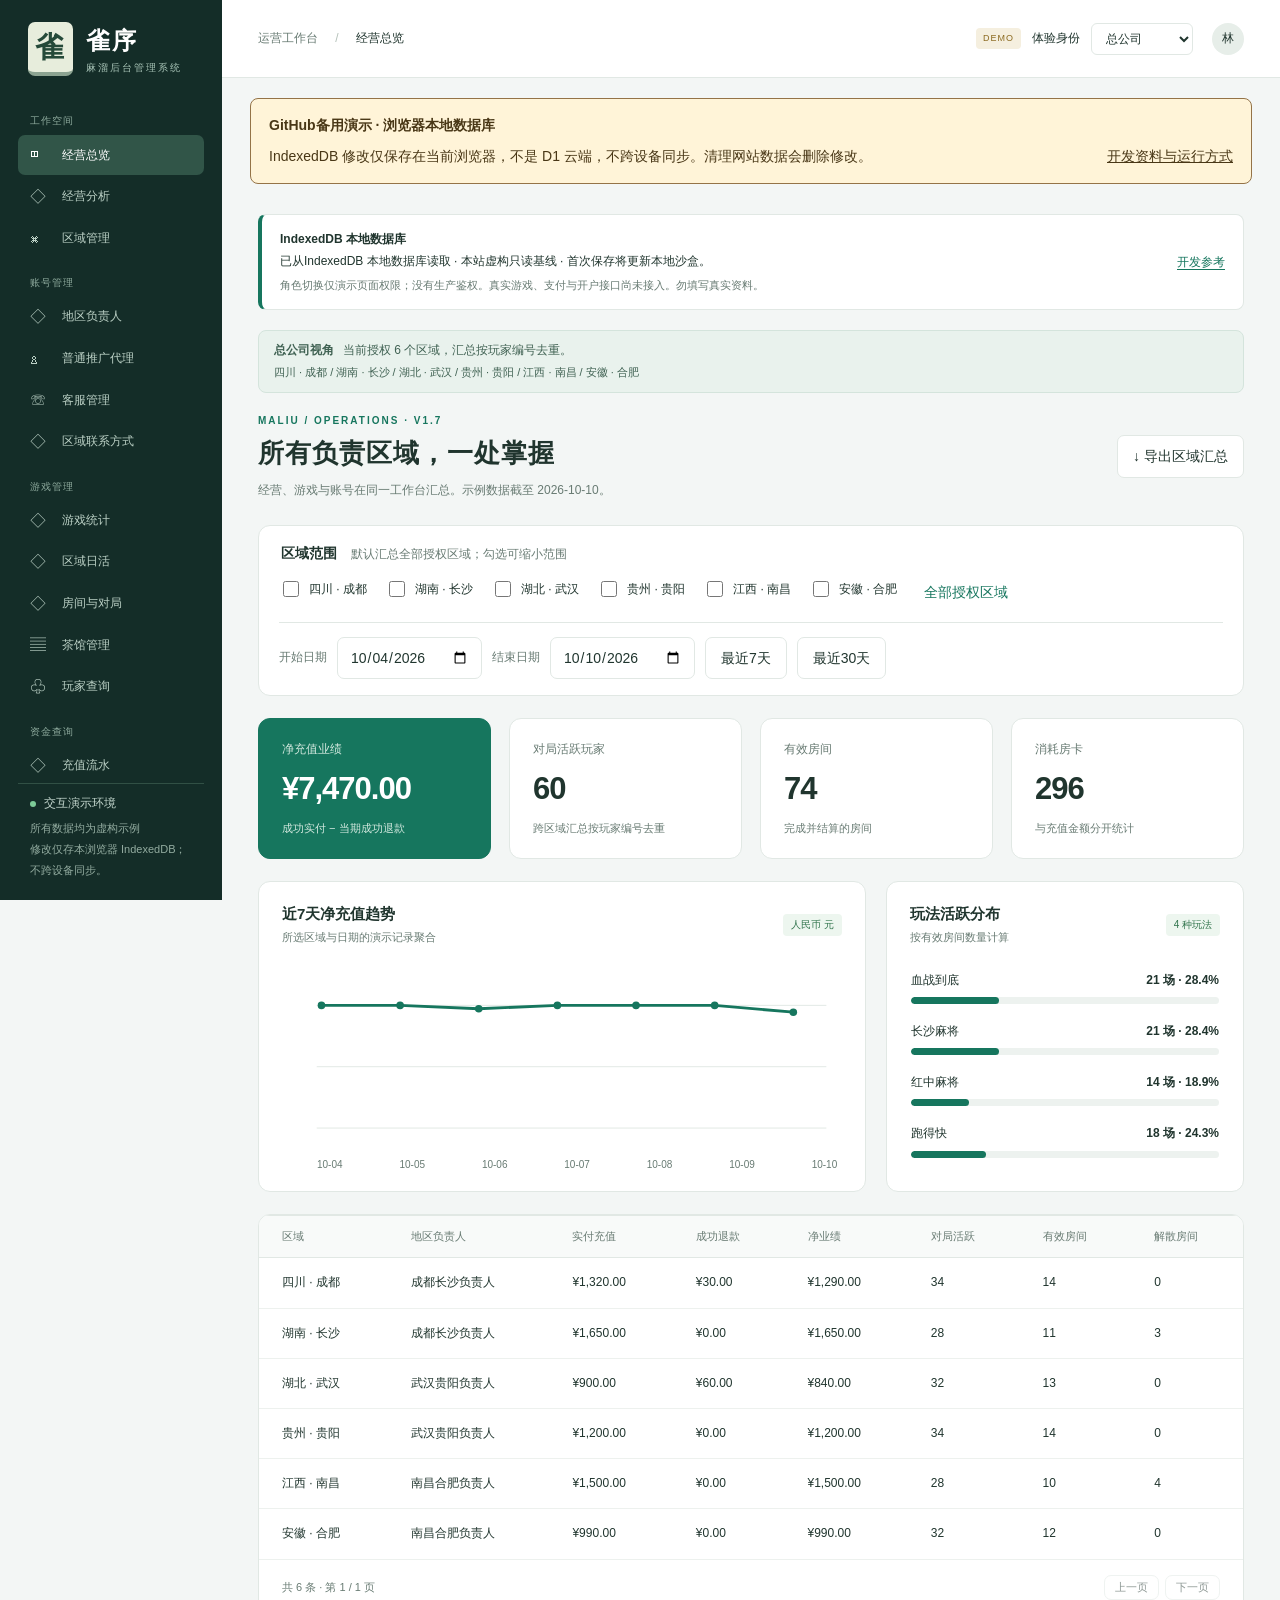
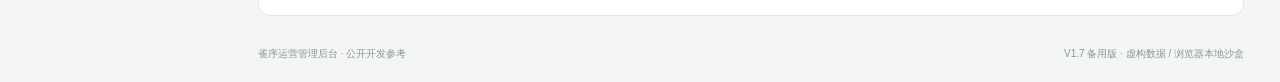
<file: index.html>
<!doctype html>
<html lang="zh-CN">
<head>
  <meta charset="utf-8">
  <meta name="viewport" content="width=device-width, initial-scale=1">
  <meta name="description" content="雀序运营后台 V1.7 公开演示，使用虚构数据与当前浏览器数据库，提供代理系统 SQL 和 OpenAPI 开发资料。">
  <title>雀序 · 运营后台 V1.7</title>
  <link rel="icon" href="public/favicon.svg" type="image/svg+xml">
  <script>
    const destination = new URL('./demo/', location.href);
    destination.search = location.search;
    destination.hash = location.hash;
    location.replace(destination.href);
  </script>
  <style>
    body{margin:0;padding:48px 24px;background:#f2f7f4;color:#17352d;font:16px/1.8 "Microsoft YaHei",sans-serif}
    main{max-width:580px;margin:10vh auto;background:#fff;padding:32px;border:1px solid #cad9d0;border-radius:8px}
    h1{font-size:26px;margin-top:0}a{color:#26724f;text-underline-offset:4px}a:focus-visible{outline:3px solid #26724f;outline-offset:5px}
  </style>
</head>
<body>
  <main>
    <h1>雀序 · 运营后台 V1.7</h1>
    <p>正在进入后台。若浏览器没有自动跳转，请点击下方链接。</p>
    <p><a href="demo/?v=1.7">进入后台演示 →</a></p>
    <p>全部使用虚构数据，演示修改保存到当前浏览器。</p>
    <p><a href="reference.html">开发资料与下载</a></p>
  </main>
</body>
</html>
</file>
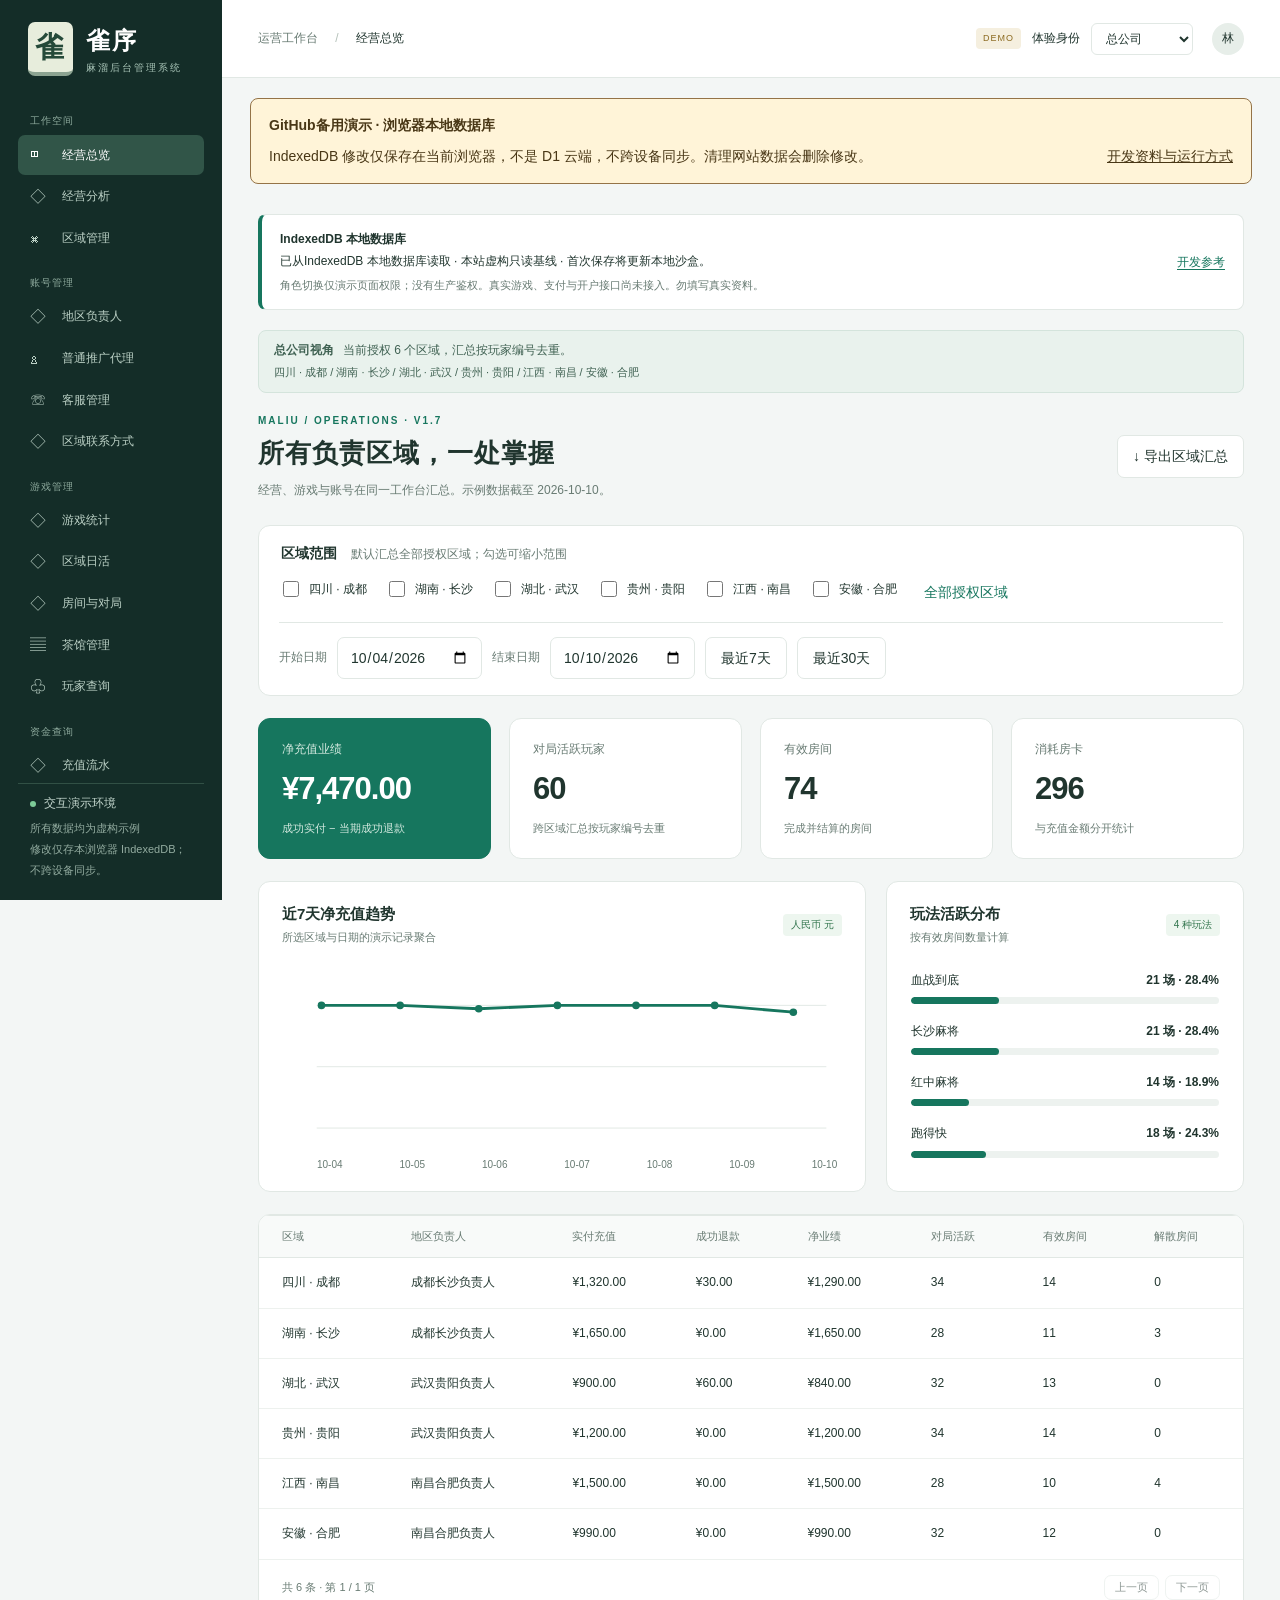
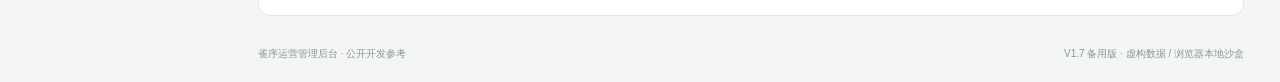
<file: demo/index.html>
<!doctype html>
<html lang="zh-CN"><head><meta charset="UTF-8"><meta name="viewport" content="width=device-width,initial-scale=1"><meta name="description" content="麻溜后台管理系统交互演示，多区域负责人、游戏统计、充值退款与账号管理。"><title>雀序运营后台 · V1.7 GitHub备用演示</title><link rel="stylesheet" href="style.css?v=1.7"></head>
<body><aside><a class="brand" href="?page=overview"><span class="tile">雀</span><span>雀序<small>麻溜后台管理系统</small></span></a><nav id="nav"></nav><div class="side-note"><span class="dot"></span> 交互演示环境<p>所有数据均为虚构示例<br><span id="storage-note">正在读取 IndexedDB 本地数据库</span></p></div></aside><div class="shell"><header><div class="breadcrumb">运营工作台 <span>/</span> <b id="crumb">数据总览</b></div><div class="identity"><span class="demo-tag">DEMO</span><label for="role">体验身份</label><select id="role"><option value="hq">总公司</option><option value="service">总部客服</option><option value="regional">地区负责人</option><option value="local">区域客服</option></select><span class="avatar">林</span></div></header><section class="pages-local-banner" role="note"><strong>GitHub备用演示 · 浏览器本地数据库</strong><span>IndexedDB 修改仅保存在当前浏览器，不是 D1 云端，不跨设备同步。清理网站数据会删除修改。</span><a href="../reference.html">开发资料与运行方式</a></section><main id="main"></main><footer>雀序运营管理后台 · 公开开发参考 <span>V1.7 备用版 · 虚构数据 / 浏览器本地沙盒</span></footer></div><dialog id="dialog" aria-labelledby="dialog-title"></dialog><div id="toast" role="status" aria-live="polite"></div><script src="app.js?v=1.7"></script><script src="extensions.js?v=1.7"></script><script src="local-database.js?v=1.7"></script><script src="database.js?v=1.7"></script>
</body></html>
</file>
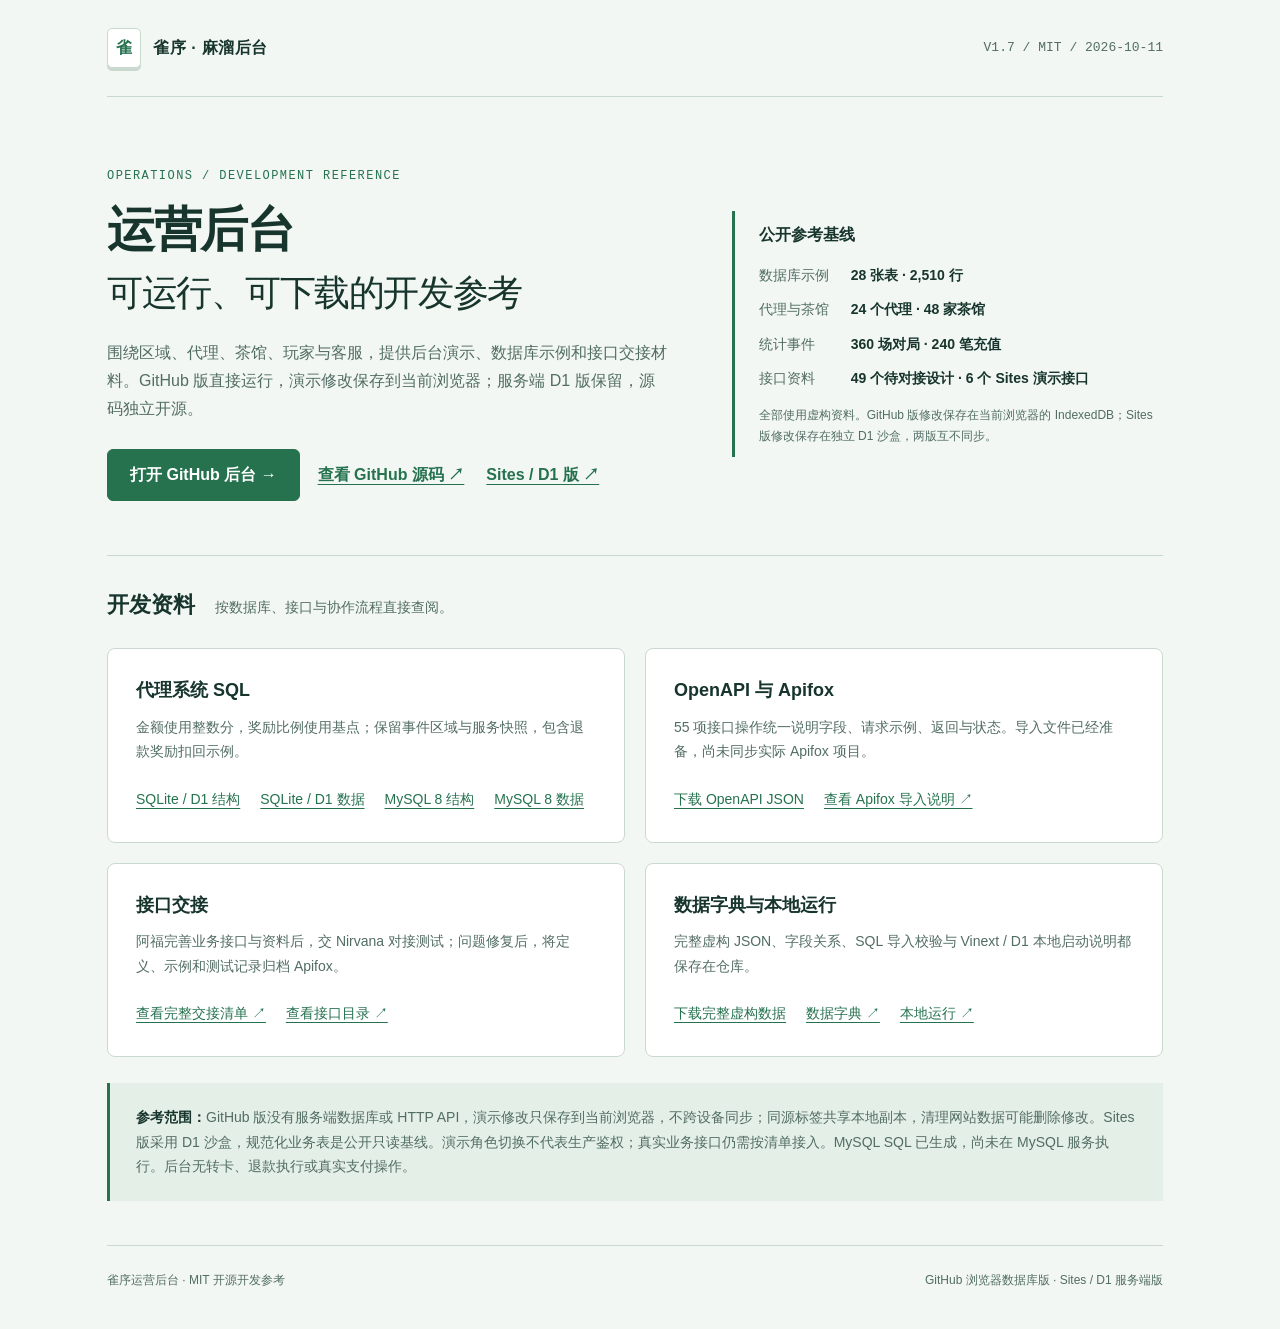
<file: reference.html>
<!doctype html>
<html lang="zh-CN">
<head>
  <meta charset="utf-8">
  <meta name="viewport" content="width=device-width, initial-scale=1">
  <meta name="description" content="雀序运营后台 V1.7 开源开发参考：Cloudflare D1、虚构示例数据、代理系统 SQL 和 OpenAPI 接口交接资料。">
  <title>雀序 · 运营后台开发参考 V1.7</title>
  <link rel="icon" href="public/favicon.svg" type="image/svg+xml">
  <style>
    :root{--ink:#17352d;--muted:#526d64;--green:#26724f;--wash:#f2f7f4;--line:#cad9d0;--paper:#fff;--accent:#d5e9dc;color-scheme:light;scrollbar-color:#7e9d8b var(--wash);scrollbar-width:thin}
    *{box-sizing:border-box}html{scrollbar-gutter:stable}body{margin:0;background:var(--wash);color:var(--ink);font:16px/1.75 "Microsoft YaHei","PingFang SC",Arial,sans-serif}a{color:var(--green);text-underline-offset:4px;cursor:pointer}a:hover{color:var(--ink)}a:focus-visible{outline:3px solid var(--green);outline-offset:5px;border-radius:3px}::selection{background:var(--accent)}::-webkit-scrollbar{width:10px;height:10px}::-webkit-scrollbar-track{background:var(--wash)}::-webkit-scrollbar-thumb{background:#7e9d8b;border:2px solid var(--wash);border-radius:8px}::-webkit-scrollbar-thumb:hover{background:var(--green)}
    .skip{position:absolute;left:20px;top:-80px;background:var(--paper);padding:10px 16px;z-index:2}.skip:focus{top:10px}.wrap{max-width:1120px;margin:auto;padding:0 32px}.mast{display:flex;justify-content:space-between;gap:20px;align-items:center;padding:28px 0;border-bottom:1px solid var(--line)}.brand{font-weight:700;letter-spacing:.04em}.brand-mark{display:inline-grid;place-items:center;width:34px;height:40px;background:var(--paper);border:1px solid var(--line);border-radius:5px;box-shadow:0 3px 0 var(--line);margin-right:12px;color:var(--green)}.version{font:13px/1.5 Consolas,monospace;color:var(--muted)}
    .intro{display:grid;grid-template-columns:1.3fr 1fr;gap:64px;padding:70px 0 54px}.eyebrow{font:12px/1.5 Consolas,monospace;color:var(--green);letter-spacing:.12em;margin:0 0 14px}h1{font-size:clamp(32px,4vw,48px);line-height:1.3;letter-spacing:-.03em;margin:0 0 22px}h1 span{font-weight:400;display:block;font-size:.76em;margin-top:8px}.lead{max-width:590px;color:var(--muted);margin:0 0 26px}.actions{display:flex;gap:14px;align-items:center;flex-wrap:wrap}.button{display:inline-block;background:var(--green);color:var(--paper);border:1px solid var(--green);border-radius:6px;padding:11px 22px;min-height:48px;text-decoration:none;font-weight:700}.button:hover{background:var(--ink);color:var(--paper);border-color:var(--ink)}.button:active{transform:translateY(1px)}.secondary{padding:10px 4px;font-weight:700}.facts{align-self:center;border-left:3px solid var(--green);padding:10px 0 10px 24px}.facts h2{font-size:16px;margin:0 0 14px}.facts dl{display:grid;grid-template-columns:auto 1fr;gap:10px 22px;font-size:14px;margin:0}.facts dt{color:var(--muted)}.facts dd{margin:0;font-weight:700}.facts small{display:block;color:var(--muted);font-size:12px;margin-top:14px}
    .section-title{display:flex;align-items:baseline;gap:20px;border-top:1px solid var(--line);padding-top:30px;margin-bottom:24px}.section-title h2{font-size:22px;margin:0}.section-title p{color:var(--muted);font-size:14px;margin:0}.resources{display:grid;grid-template-columns:1fr 1fr;gap:20px}.resource{background:var(--paper);border:1px solid var(--line);border-radius:8px;padding:26px 28px}.resource h3{font-size:18px;margin:0 0 8px}.resource p{font-size:14px;color:var(--muted);margin:0 0 18px}.links{display:flex;gap:12px 20px;flex-wrap:wrap;font-size:14px}.links a{min-height:34px;display:inline-flex;align-items:center}.note{padding:22px 26px;background:#e4efe7;border-left:3px solid var(--green);margin:26px 0 44px;font-size:14px;color:var(--muted)}.note strong{color:var(--ink)}footer{border-top:1px solid var(--line);padding:24px 0 38px;color:var(--muted);font-size:12px;display:flex;justify-content:space-between;gap:16px}
    @media(max-width:760px){.wrap{padding:0 20px}.mast{padding:20px 0}.version{font-size:11px}.intro{grid-template-columns:1fr;gap:30px;padding:42px 0 36px}.facts{padding-left:20px}.resources{grid-template-columns:1fr}.resource{padding:22px}.section-title{display:block}.section-title p{margin-top:6px}footer{display:block}footer span{display:block;margin-bottom:8px}}
    @media(prefers-reduced-motion:reduce){*,*::before,*::after{scroll-behavior:auto!important;transition:none!important;animation:none!important}}
    @media(forced-colors:active){.button,.resource,.facts,.note{border:1px solid CanvasText}.brand-mark{box-shadow:none}}
  </style>
</head>
<body>
  <a class="skip" href="#main">跳到主要内容</a>
  <div class="wrap">
    <header class="mast"><div class="brand"><span class="brand-mark" aria-hidden="true">雀</span>雀序 · 麻溜后台</div><div class="version">V1.7 / MIT / 2026-10-11</div></header>
    <main id="main">
      <section class="intro" aria-labelledby="title">
        <div><p class="eyebrow">OPERATIONS / DEVELOPMENT REFERENCE</p><h1 id="title">运营后台<span>可运行、可下载的开发参考</span></h1><p class="lead">围绕区域、代理、茶馆、玩家与客服，提供后台演示、数据库示例和接口交接材料。GitHub 版直接运行，演示修改保存到当前浏览器；服务端 D1 版保留，源码独立开源。</p><div class="actions"><a class="button" href="demo/?v=1.7">打开 GitHub 后台 →</a><a class="secondary" href="https://github.com/wthpein010-dev/mahjong-operations-demo">查看 GitHub 源码 ↗</a><a class="secondary" href="https://mahjong-operations-demo.polite-chord-7994.chatgpt.site/">Sites / D1 版 ↗</a></div></div>
        <aside class="facts" aria-labelledby="reference-data"><h2 id="reference-data">公开参考基线</h2><dl><dt>数据库示例</dt><dd>28 张表 · 2,510 行</dd><dt>代理与茶馆</dt><dd>24 个代理 · 48 家茶馆</dd><dt>统计事件</dt><dd>360 场对局 · 240 笔充值</dd><dt>接口资料</dt><dd>49 个待对接设计 · 6 个 Sites 演示接口</dd></dl><small>全部使用虚构资料。GitHub 版修改保存在当前浏览器的 IndexedDB；Sites 版修改保存在独立 D1 沙盒，两版互不同步。</small></aside>
      </section>
      <section aria-labelledby="resources-title">
        <div class="section-title"><h2 id="resources-title">开发资料</h2><p>按数据库、接口与协作流程直接查阅。</p></div>
        <div class="resources">
          <article class="resource"><h3>代理系统 SQL</h3><p>金额使用整数分，奖励比例使用基点；保留事件区域与服务快照，包含退款奖励扣回示例。</p><div class="links"><a href="public/reference/sqlite-schema.sql" download>SQLite / D1 结构</a><a href="public/reference/sqlite-seed.sql" download>SQLite / D1 数据</a><a href="public/reference/mysql-schema.sql" download>MySQL 8 结构</a><a href="public/reference/mysql-seed.sql" download>MySQL 8 数据</a></div></article>
          <article class="resource"><h3>OpenAPI 与 Apifox</h3><p>55 项接口操作统一说明字段、请求示例、返回与状态。导入文件已经准备，尚未同步实际 Apifox 项目。</p><div class="links"><a href="public/reference/openapi.json" download>下载 OpenAPI JSON</a><a href="https://github.com/wthpein010-dev/mahjong-operations-demo/blob/main/docs/integration/APIFOX-IMPORT.md">查看 Apifox 导入说明 ↗</a></div></article>
          <article class="resource"><h3>接口交接</h3><p>阿福完善业务接口与资料后，交 Nirvana 对接测试；问题修复后，将定义、示例和测试记录归档 Apifox。</p><div class="links"><a href="https://github.com/wthpein010-dev/mahjong-operations-demo/tree/main/docs/integration">查看完整交接清单 ↗</a><a href="https://github.com/wthpein010-dev/mahjong-operations-demo/blob/main/docs/integration/api-catalog.json">查看接口目录 ↗</a></div></article>
          <article class="resource"><h3>数据字典与本地运行</h3><p>完整虚构 JSON、字段关系、SQL 导入校验与 Vinext / D1 本地启动说明都保存在仓库。</p><div class="links"><a href="public/reference/seed.json" download>下载完整虚构数据</a><a href="https://github.com/wthpein010-dev/mahjong-operations-demo/blob/main/database/data-dictionary.md">数据字典 ↗</a><a href="https://github.com/wthpein010-dev/mahjong-operations-demo#本地运行">本地运行 ↗</a></div></article>
        </div>
      </section>
      <p class="note"><strong>参考范围：</strong>GitHub 版没有服务端数据库或 HTTP API，演示修改只保存到当前浏览器，不跨设备同步；同源标签共享本地副本，清理网站数据可能删除修改。Sites 版采用 D1 沙盒，规范化业务表是公开只读基线。演示角色切换不代表生产鉴权；真实业务接口仍需按清单接入。MySQL SQL 已生成，尚未在 MySQL 服务执行。后台无转卡、退款执行或真实支付操作。</p>
    </main>
    <footer><span>雀序运营后台 · MIT 开源开发参考</span><span>GitHub 浏览器数据库版 · Sites / D1 服务端版</span></footer>
  </div>
</body>
</html>
</file>
<file: demo/style.css>
:root{--primary:#16765e;--dark:#142d28;--bg:#f3f6f5;--text:#20352e;--muted:#687b73;--border:#e1e8e4;--gold:#b78d45;--scroll:#acbeb4;--radius:12px}*{box-sizing:border-box;scrollbar-width:thin;scrollbar-color:var(--scroll) var(--bg)}::-webkit-scrollbar{width:8px;height:8px}::-webkit-scrollbar-thumb{background:var(--scroll);border-radius:8px}::-webkit-scrollbar-track{background:var(--bg)}body{margin:0;background:var(--bg);color:var(--text);font:14px/1.6 'Microsoft YaHei','PingFang SC',sans-serif}button,input,select{font:inherit}button,select,a{cursor:pointer}button,a,select,input{transition:background .15s,border-color .15s}button:focus-visible,a:focus-visible,input:focus-visible,select:focus-visible{outline:3px solid #d7af59;outline-offset:3px}button{border:1px solid var(--border);background:white;color:var(--text);padding:9px 15px;border-radius:7px;white-space:nowrap}button:hover{background:#edf5f0;border-color:#9ebbae}button:active{transform:translateY(1px)}button:disabled{opacity:.5;cursor:not-allowed;transform:none}.primary{background:var(--primary);border-color:var(--primary);color:white}.primary:hover{background:#0d624c;color:white}.text-button{border:0;padding:4px 9px;color:var(--primary);background:transparent}.muted{color:var(--muted)}aside{width:222px;background:var(--dark);color:#c4d7ce;position:fixed;inset:0 auto 0 0;padding:28px 18px;display:flex;flex-direction:column}.brand{color:white;text-decoration:none;display:flex;align-items:center;gap:13px;font-size:25px;font-weight:700;margin:0 10px 40px;letter-spacing:2px}.brand small{display:block;font-size:10px;letter-spacing:2px;color:#a6c2b5;font-weight:400}.tile{background:#e7eddc;color:#254a39;border-radius:7px;border-bottom:4px solid #8ca391;padding:2px 7px;font-family:serif;font-size:29px}.nav-label{font-size:10px;letter-spacing:2px;color:#8eaa9d;padding:0 17px 12px}nav button{display:flex;align-items:center;gap:14px;width:100%;border:0;color:#bbd0c5;background:none;text-align:left;margin:5px 0;padding:13px 17px}nav button:hover{background:#25453a;color:white}nav button.active{background:#315548;color:white}nav .icon{font-size:19px;width:22px}nav .arrow{margin-left:auto}.side-note{margin-top:auto;border-top:1px solid #315045;padding:20px 12px 0;font-size:12px}.side-note p{color:#93aca0;font-size:11px;line-height:1.9}.dot{display:inline-block;width:6px;height:6px;background:#7dcb98;border-radius:50%;margin-right:5px}.shell{margin-left:222px}header{background:white;min-height:78px;padding:16px 36px;display:flex;align-items:center;justify-content:space-between;border-bottom:1px solid var(--border);gap:15px}.breadcrumb{color:var(--muted);font-size:12px}.breadcrumb span{margin:0 14px;color:#b4c1b9}.breadcrumb b{font-weight:500;color:var(--text)}.identity{display:flex;align-items:center;gap:11px;font-size:12px}.identity select{padding:7px 10px;border:1px solid var(--border);border-radius:6px;background:white;color:var(--text)}.demo-tag{background:#f5efdf;color:#8a681d;font-size:9px;letter-spacing:1px;padding:3px 7px;border-radius:4px}.avatar{background:#e7eee9;border-radius:50%;width:32px;height:32px;display:grid;place-items:center;margin-left:8px}main{padding:30px 36px;min-height:calc(100vh - 130px)}.heading{display:flex;justify-content:space-between;align-items:center;gap:16px;margin-bottom:25px}.eyebrow{font-size:10px;letter-spacing:2px;color:var(--primary);font-weight:700}h1{font-size:26px;letter-spacing:1px;margin:4px 0 6px}h2{font-size:15px;margin:0;font-weight:600}.heading p{margin:0;color:var(--muted);font-size:12px}.actions{display:flex;gap:10px;align-items:center}.notice{border:1px solid #d4e4dc;background:#e9f2ed;padding:10px 15px;border-radius:8px;color:#406253;font-size:12px;margin-bottom:22px}.notice strong{margin-right:9px}.toolbar{display:flex;gap:10px;align-items:center;flex-wrap:wrap;margin-bottom:20px}.toolbar select,.toolbar input{border:1px solid var(--border);background:white;border-radius:7px;padding:8px 12px;color:var(--text)}.toolbar label{color:var(--muted);font-size:12px}.toolbar .period{margin-left:auto}.stats{display:grid;grid-template-columns:repeat(4,1fr);gap:18px;margin-bottom:22px}.stat{background:white;border:1px solid var(--border);border-radius:var(--radius);padding:21px 23px;position:relative}.stat:first-child{background:var(--primary);color:white;border-color:var(--primary)}.stat-label{font-size:12px;color:var(--muted)}.stat:first-child .stat-label{color:#d3e9df}.stat-value{font:600 31px/1.5 'Bahnschrift','Arial',sans-serif;letter-spacing:-1px;margin:7px 0}.stat-foot{font-size:11px;color:var(--muted)}.stat:first-child .stat-foot{color:#d3e9df}.up{color:#197b54;margin-right:6px}.stat:first-child .up{color:#d6f7d9}.stat-icon{position:absolute;right:20px;top:19px;font-size:20px;opacity:.65}.charts{display:grid;grid-template-columns:1.7fr 1fr;gap:20px;margin-bottom:22px}.panel{background:white;border:1px solid var(--border);border-radius:var(--radius);overflow:hidden}.panel-head{display:flex;justify-content:space-between;align-items:center;padding:20px 23px;gap:14px}.panel-head small{display:block;color:var(--muted);margin-top:3px;font-size:11px}.legend{font-size:11px;color:var(--muted)}.legend i{display:inline-block;width:7px;height:7px;background:var(--primary);border-radius:50%;margin-right:5px}.chart{padding:0 20px 18px}.chart svg{width:100%;height:190px;display:block}.chart-labels{display:flex;justify-content:space-between;padding:0 8px 0 38px;color:var(--muted);font-size:10px}.game-row{padding:0 24px;margin:4px 0 18px}.game-row>div{display:flex;justify-content:space-between;font-size:12px;margin-bottom:7px}.bar{height:7px;background:#edf2ef;border-radius:4px;overflow:hidden}.bar i{display:block;height:100%;background:var(--primary);border-radius:4px}.table-wrap{overflow:auto}table{border-collapse:collapse;width:100%;white-space:nowrap;text-align:left}th{background:#f8faf9;color:var(--muted);font-size:11px;font-weight:500;padding:12px 23px;border-top:1px solid var(--border);border-bottom:1px solid var(--border)}td{padding:15px 23px;border-bottom:1px solid #edf1ee;font-size:12px}tbody tr:hover{background:#fafcfb}td strong{font-weight:500}td small{display:block;font-size:10px;color:var(--muted)}.badge{padding:3px 8px;background:#edf6ef;color:#31744c;border-radius:4px;font-size:10px}.badge.gold{background:#f7f0e2;color:#94702d}.rank{display:inline-grid;place-items:center;width:21px;height:21px;background:#edf2ef;color:#64756c;border-radius:4px;margin-right:10px;font-size:10px}.rank.top{background:#f3ead9;color:#92712e}.pagination{display:flex;justify-content:space-between;align-items:center;padding:15px 23px;color:var(--muted);font-size:11px}.pagination button{padding:3px 10px;margin-left:6px}.search-box{display:flex;gap:5px;margin-left:auto}.empty{padding:55px;text-align:center;color:var(--muted)}footer{padding:0 36px 20px;display:flex;justify-content:space-between;color:#87988e;font-size:10px}.cards{display:grid;grid-template-columns:repeat(3,1fr);gap:18px}.region-card{padding:23px}.region-card .big{font:600 28px 'Bahnschrift','Arial',sans-serif;margin:18px 0}.region-card p{font-size:12px;color:var(--muted);margin:6px 0}.region-card .actions{margin-top:19px}.policy{padding:22px;line-height:2}.policy ul{padding-left:20px;color:var(--muted)}dialog{border:1px solid var(--border);border-radius:13px;padding:0;width:min(480px,calc(100vw - 30px));color:var(--text);box-shadow:0 22px 80px #102e2833;max-height:85vh}dialog::backdrop{background:#102e2866;backdrop-filter:blur(3px)}.dialog-head{display:flex;justify-content:space-between;align-items:center;padding:20px 24px;border-bottom:1px solid var(--border)}.dialog-body{padding:22px 24px}.dialog-body label{display:block;font-size:12px;margin-bottom:7px}.dialog-body input,.dialog-body select{width:100%;padding:10px;border:1px solid var(--border);border-radius:7px;background:white;color:var(--text);margin-bottom:15px}.dialog-foot{padding:17px 24px;display:flex;justify-content:flex-end;gap:10px;border-top:1px solid var(--border)}.error{font-size:12px;color:#ae3939;min-height:20px}.detail-grid{display:grid;grid-template-columns:1fr 1fr;gap:18px}.detail-grid small{display:block;color:var(--muted)}#toast{position:fixed;bottom:25px;left:50%;transform:translateX(-50%);background:var(--dark);color:white;padding:12px 24px;border-radius:8px;box-shadow:0 5px 25px #142d2822;z-index:10;display:none;font-size:12px}.mobile-name{display:none}@media(max-width:1100px){main{padding:25px}.stats{gap:12px}.stat{padding:17px}.stat-value{font-size:26px}.cards{grid-template-columns:repeat(2,1fr)}header{padding:16px 25px}.charts{grid-template-columns:1.4fr 1fr}}@media(max-width:760px){aside{width:70px;padding:18px 8px}.brand{margin:0 8px 30px}.brand>span:last-child,.nav-label,.side-note,nav .name,nav .arrow{display:none}nav button{padding:12px;justify-content:center}.shell{margin-left:70px}header{padding:14px}.breadcrumb{display:none}.identity{width:100%;justify-content:space-between;gap:6px}.identity .avatar{display:none}main{padding:22px 15px}.heading{align-items:flex-start;flex-wrap:wrap}.heading .actions{width:100%}.stats{grid-template-columns:repeat(2,1fr)}.stat-value{font-size:25px}.charts{grid-template-columns:1fr}.cards{grid-template-columns:1fr}.toolbar .period{margin-left:0}.search-box{margin-left:0;width:100%}.search-box input{width:100%}.notice{font-size:11px}footer{padding:0 15px 20px}footer span{display:none}h1{font-size:23px}.panel-head{padding:18px}.pagination{gap:10px}td,th{padding:13px 18px}}@media(prefers-reduced-motion:reduce){*{transition:none!important;scroll-behavior:auto!important}}@media(forced-colors:active){*{scrollbar-color:auto}.badge{border:1px solid}}
/* V1.5: shared multi-region scope, dense grouped navigation and mobile layout. */
aside{padding-top:22px;padding-bottom:14px}.brand{margin-bottom:22px;font-size:24px}nav{overflow-y:auto;min-height:0;flex:1}nav button{padding:7px 12px;margin:2px 0;font-size:12px;gap:10px}nav .icon{font-size:16px}.nav-label{padding:15px 12px 4px;letter-spacing:1px}.side-note{flex-shrink:0;padding-top:10px}.side-note p{margin:5px 0}.scope-panel{background:#fff;border:1px solid var(--border);border-radius:12px;padding:16px 20px;margin-bottom:22px}.scope-panel fieldset{border:0;padding:0 0 14px;margin:0}.scope-panel legend{font-weight:600;margin-bottom:10px}.scope-panel legend small{font-weight:400;color:var(--muted);margin-left:10px}.scope-panel fieldset label{display:inline-flex;gap:7px;align-items:center;margin:4px 18px 4px 0;font-size:12px}.scope-panel input[type=checkbox]{accent-color:var(--primary);width:16px;height:16px}.scope-panel .toolbar{margin-bottom:0;border-top:1px solid var(--border);padding-top:14px}.scope-signature{display:block;margin:4px 0 0;font-size:11px}.notice select{margin:8px 0 0 8px;padding:5px;border:1px solid var(--border);border-radius:5px}.dialog-body fieldset{border:1px solid var(--border);border-radius:8px}.dialog-body fieldset label{display:flex;align-items:center;gap:8px;margin:12px 0}.dialog-body input[type=checkbox]{width:16px;margin:0;accent-color:var(--primary)}.actions{flex-wrap:wrap}.notice{margin-bottom:20px}.toolbar input[type=date]{width:145px}.detail-grid div{overflow-wrap:anywhere}.panel.policy h2{margin-top:18px}.panel.policy h2:first-child{margin-top:0}
@media(max-width:760px){aside{width:60px;padding:14px 5px}.shell{margin-left:60px}.brand{margin:0 5px 16px}.tile{font-size:24px}nav button{padding:9px 8px}.scope-panel{padding:12px}.scope-panel legend small{display:block;margin:3px 0}.toolbar{gap:8px}.toolbar button{padding:7px 9px}.toolbar input[type=date]{width:138px}.identity label{font-size:11px}.stat{padding:14px}.stat-value{font-size:22px}.heading .actions{gap:5px}.heading .actions button{padding:8px 10px}.scope-signature{overflow-wrap:anywhere}.notice select{max-width:100%}header{min-height:65px}.panel-head{flex-wrap:wrap}.pagination{flex-wrap:wrap}.stat-foot{font-size:10px}}

main{max-width:1800px;margin-inline:auto}.mobile-nav{display:none}@media(max-width:760px){.mobile-nav{display:flex;align-items:center;gap:12px;margin-bottom:18px}.mobile-nav select{flex:1;min-width:0;padding:9px;border:1px solid var(--border);border-radius:6px;background:white}.mobile-nav label{font-size:12px}}
.dialog-body textarea{display:block;width:100%;font:inherit;padding:10px;border:1px solid var(--border);border-radius:6px;margin:8px 0 16px;min-height:120px;resize:none}.discard-warning{padding-top:15px;border-top:1px solid var(--border)}.discard-warning button{margin-right:10px}
/* V1.7: one shared database state banner and developer reference surfaces. */
:root{--danger:#ae3939;--warning-bg:#fff4eb;--warning-border:#e8c5a8}
.database-status{display:flex;justify-content:space-between;gap:18px;align-items:center;padding:14px 18px;margin-bottom:20px;border:1px solid var(--border);border-left:4px solid var(--primary);border-radius:8px;background:white;min-height:96px;font-size:12px}.database-status strong,.database-status span,.database-status small{display:block}.database-status strong{margin-bottom:3px}.database-status small{margin-top:5px;color:var(--muted);font-size:11px}.database-status.problem{background:var(--warning-bg);border-color:var(--warning-border);border-left-color:var(--danger)}.database-actions{display:flex;align-items:center;gap:8px;flex-wrap:wrap;flex-shrink:0}.database-actions a,.reference-source{color:var(--primary);text-decoration:underline;text-underline-offset:3px}.database-actions a:hover,.reference-source:hover{color:var(--dark)}.database-actions button{padding:7px 10px}.database-loading{min-height:250px;padding:30px}.database-loading h1{margin-top:15px}.reference-section{margin-top:20px}.reference-facts{display:grid;grid-template-columns:repeat(4,minmax(0,1fr));gap:18px;margin:16px 0}.reference-facts small,.reference-facts strong{display:block}.reference-facts small{color:var(--muted);font-size:11px}.reference-facts strong{font-size:15px;overflow-wrap:anywhere}.reference-counts{display:flex;flex-wrap:wrap;gap:8px}.reference-counts span{display:flex;gap:16px;justify-content:space-between;align-items:center;border:1px solid var(--border);background:var(--bg);padding:5px 9px;border-radius:5px;font-size:11px}.reference-counts code{font-family:Consolas,monospace;overflow-wrap:anywhere}.reference-downloads{display:grid;grid-template-columns:repeat(3,minmax(0,1fr));gap:12px;margin:18px 0}.reference-downloads a{display:block;padding:15px;border:1px solid var(--border);border-radius:8px;color:var(--primary);text-decoration:none;font-size:13px;overflow-wrap:anywhere}.reference-downloads a:hover{background:#edf5f0;border-color:#9ebbae}.reference-downloads small{display:block;color:var(--muted);font:11px/1.8 Consolas,monospace}.critical{color:var(--danger);font-weight:600}.handoff-flow{display:grid;grid-template-columns:repeat(3,minmax(0,1fr));gap:24px;padding-left:23px;margin:20px 0}.handoff-flow li{padding-left:4px}.handoff-flow strong{font-size:13px}.handoff-flow p{font-size:12px;margin:8px 0;color:var(--muted)}
@media(max-width:1100px){.database-status{align-items:flex-start;flex-wrap:wrap}.reference-facts{grid-template-columns:repeat(2,minmax(0,1fr))}.reference-downloads{grid-template-columns:repeat(2,minmax(0,1fr))}}
@media(max-width:760px){.database-status{padding:12px;gap:10px}.database-actions{flex-shrink:1}.reference-downloads{grid-template-columns:minmax(0,1fr)}.handoff-flow{grid-template-columns:minmax(0,1fr);gap:14px}.reference-facts{gap:12px}.reference-facts strong{font-size:13px}.database-loading{padding:22px}.reference-section .toolbar{margin:15px 0 0}.reference-section .toolbar select{max-width:100%}}

.pages-local-banner{margin:20px 28px 0;padding:15px 18px;border:1px solid #947347;background:#fff4d8;color:#493716;border-radius:8px;display:flex;flex-wrap:wrap;gap:8px 16px;line-height:1.65}.pages-local-banner strong{flex-basis:100%}.pages-local-banner span{flex:1}.pages-local-banner a{color:#493716;white-space:nowrap}.database-loading .reference-downloads{margin-top:18px}@media(max-width:760px){.pages-local-banner{margin:14px 12px 0;padding:12px;flex-direction:column;align-items:flex-start}.pages-local-banner strong{flex-basis:auto}.pages-local-banner span{flex:none}}
</file>
